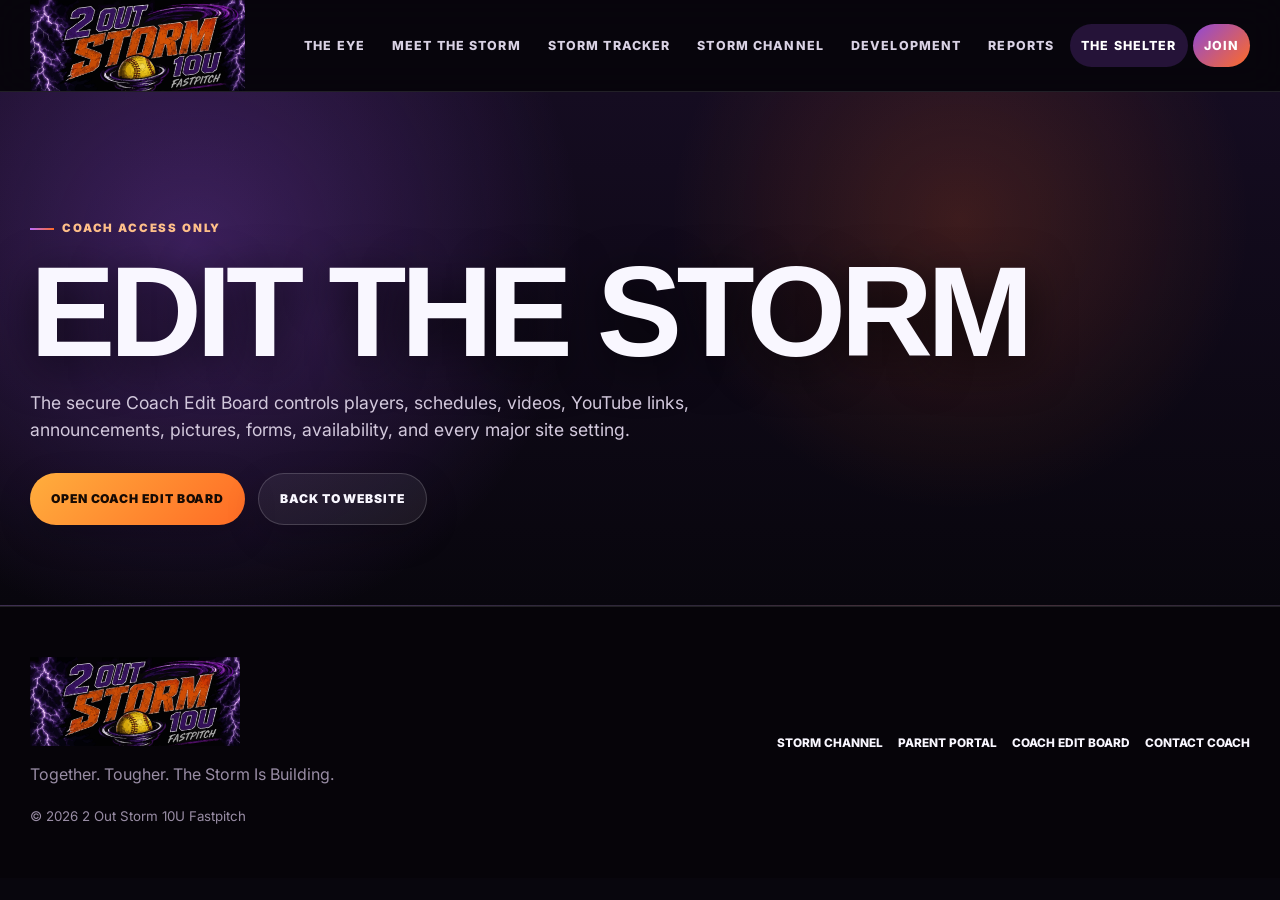
<file: admin.html>
<!doctype html><html lang="en"><head><meta charset="utf-8"><meta name="viewport" content="width=device-width,initial-scale=1"><title>Coach Edit Board | 2 Out Storm 10U</title><meta name="description" content="Secure coach editor for the 2 Out Storm 10U website."><meta name="theme-color" content="#120b1c"><link rel="preconnect" href="https://fonts.googleapis.com"><link rel="preconnect" href="https://fonts.gstatic.com" crossorigin><link href="https://fonts.googleapis.com/css2?family=Inter:wght@400;600;700;800;900&display=swap" rel="stylesheet"><link rel="stylesheet" href="assets/css/styles.css"></head><body data-page="shelter"><header class="topbar"><div class="shell nav"><a class="brand" href="index.html"><img src="assets/img/storm-logo.svg" alt="2 Out Storm 10U"></a><button class="nav-toggle" aria-expanded="false">Menu</button><nav class="nav-links" aria-label="Main navigation"><a data-nav="home" href="index.html">The Eye</a><a data-nav="team" href="meet-the-storm.html">Meet the Storm</a><a data-nav="tracker" href="storm-tracker.html">Storm Tracker</a><a data-nav="channel" href="storm-channel.html">Storm Channel</a><a data-nav="development" href="storm-development.html">Development</a><a data-nav="reports" href="storm-reports.html">Reports</a><a data-nav="shelter" href="the-shelter.html">The Shelter</a><a class="nav-cta" data-nav="join" href="join-the-storm.html">Join</a></nav></div></header><main><section class="page-hero"><div class="shell"><span class="eyebrow">Coach Access Only</span><h1>Edit the Storm</h1><p>The secure Coach Edit Board controls players, schedules, videos, YouTube links, announcements, pictures, forms, availability, and every major site setting.</p><div class="hero-actions"><a class="button orange" data-app-link="admin" href="#">Open Coach Edit Board</a><a class="button" href="index.html">Back to Website</a></div><div id="setup-box" class="setup-box" hidden>The Apps Script URL has not been connected yet. Complete Step 4 in README-START-HERE.md.</div></div></section></main><footer class="footer"><div class="shell footer-grid"><div><img src="assets/img/storm-logo.svg" alt="2 Out Storm 10U"><p>Together. Tougher. The Storm Is Building.</p><small>© 2026 2 Out Storm 10U Fastpitch</small></div><div class="footer-links"><a href="storm-channel.html">Storm Channel</a><a href="the-shelter.html">Parent Portal</a><a data-app-link="admin" href="#">Coach Edit Board</a><a data-sms="Hi Coach Rodney, I have a question about 2 Out Storm 10U." href="#">Contact Coach</a></div></div></footer><script src="assets/js/config.js"></script><script src="assets/js/fallback-data.js"></script><script src="assets/js/api.js"></script><script src="assets/js/site.js"></script></body></html>
</file>
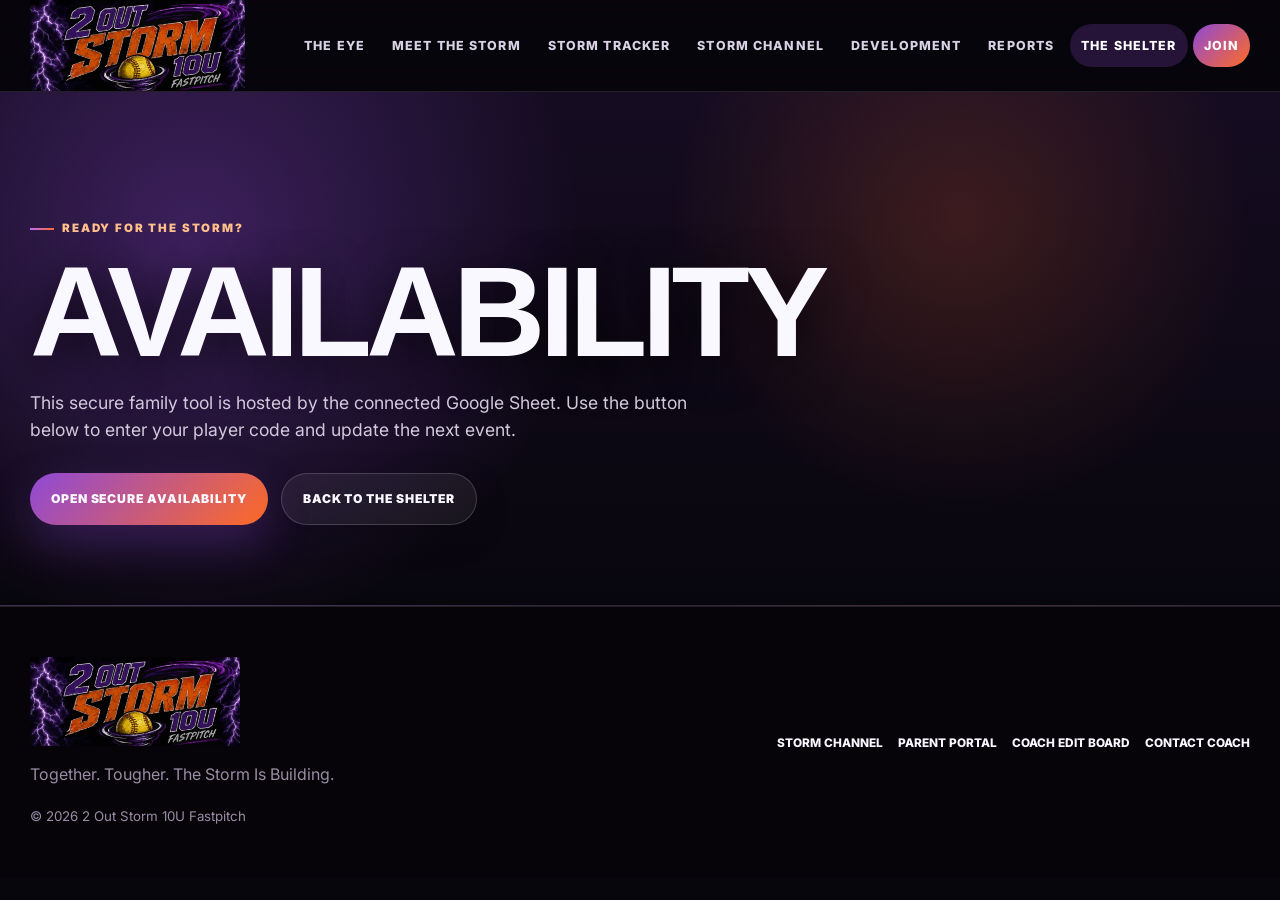
<file: availability.html>
<!doctype html><html lang="en"><head><meta charset="utf-8"><meta name="viewport" content="width=device-width,initial-scale=1"><title>Availability | 2 Out Storm 10U</title><meta name="description" content="Coded parent availability update for 2 Out Storm 10U."><meta name="theme-color" content="#120b1c"><link rel="preconnect" href="https://fonts.googleapis.com"><link rel="preconnect" href="https://fonts.gstatic.com" crossorigin><link href="https://fonts.googleapis.com/css2?family=Inter:wght@400;600;700;800;900&display=swap" rel="stylesheet"><link rel="stylesheet" href="assets/css/styles.css"></head><body data-page="shelter"><header class="topbar"><div class="shell nav"><a class="brand" href="index.html"><img src="assets/img/storm-logo.svg" alt="2 Out Storm 10U"></a><button class="nav-toggle" aria-expanded="false">Menu</button><nav class="nav-links" aria-label="Main navigation"><a data-nav="home" href="index.html">The Eye</a><a data-nav="team" href="meet-the-storm.html">Meet the Storm</a><a data-nav="tracker" href="storm-tracker.html">Storm Tracker</a><a data-nav="channel" href="storm-channel.html">Storm Channel</a><a data-nav="development" href="storm-development.html">Development</a><a data-nav="reports" href="storm-reports.html">Reports</a><a data-nav="shelter" href="the-shelter.html">The Shelter</a><a class="nav-cta" data-nav="join" href="join-the-storm.html">Join</a></nav></div></header><main><section class="page-hero"><div class="shell"><span class="eyebrow">Ready for the Storm?</span><h1>Availability</h1><p>This secure family tool is hosted by the connected Google Sheet. Use the button below to enter your player code and update the next event.</p><div class="hero-actions"><a class="button primary" data-app-link="availability" href="#">Open Secure Availability</a><a class="button" href="the-shelter.html">Back to The Shelter</a></div><div id="setup-box" class="setup-box" hidden>The Apps Script URL has not been connected yet. Complete Step 4 in README-START-HERE.md.</div></div></section></main><footer class="footer"><div class="shell footer-grid"><div><img src="assets/img/storm-logo.svg" alt="2 Out Storm 10U"><p>Together. Tougher. The Storm Is Building.</p><small>© 2026 2 Out Storm 10U Fastpitch</small></div><div class="footer-links"><a href="storm-channel.html">Storm Channel</a><a href="the-shelter.html">Parent Portal</a><a data-app-link="admin" href="#">Coach Edit Board</a><a data-sms="Hi Coach Rodney, I have a question about 2 Out Storm 10U." href="#">Contact Coach</a></div></div></footer><script src="assets/js/config.js"></script><script src="assets/js/fallback-data.js"></script><script src="assets/js/api.js"></script><script src="assets/js/site.js"></script></body></html>
</file>
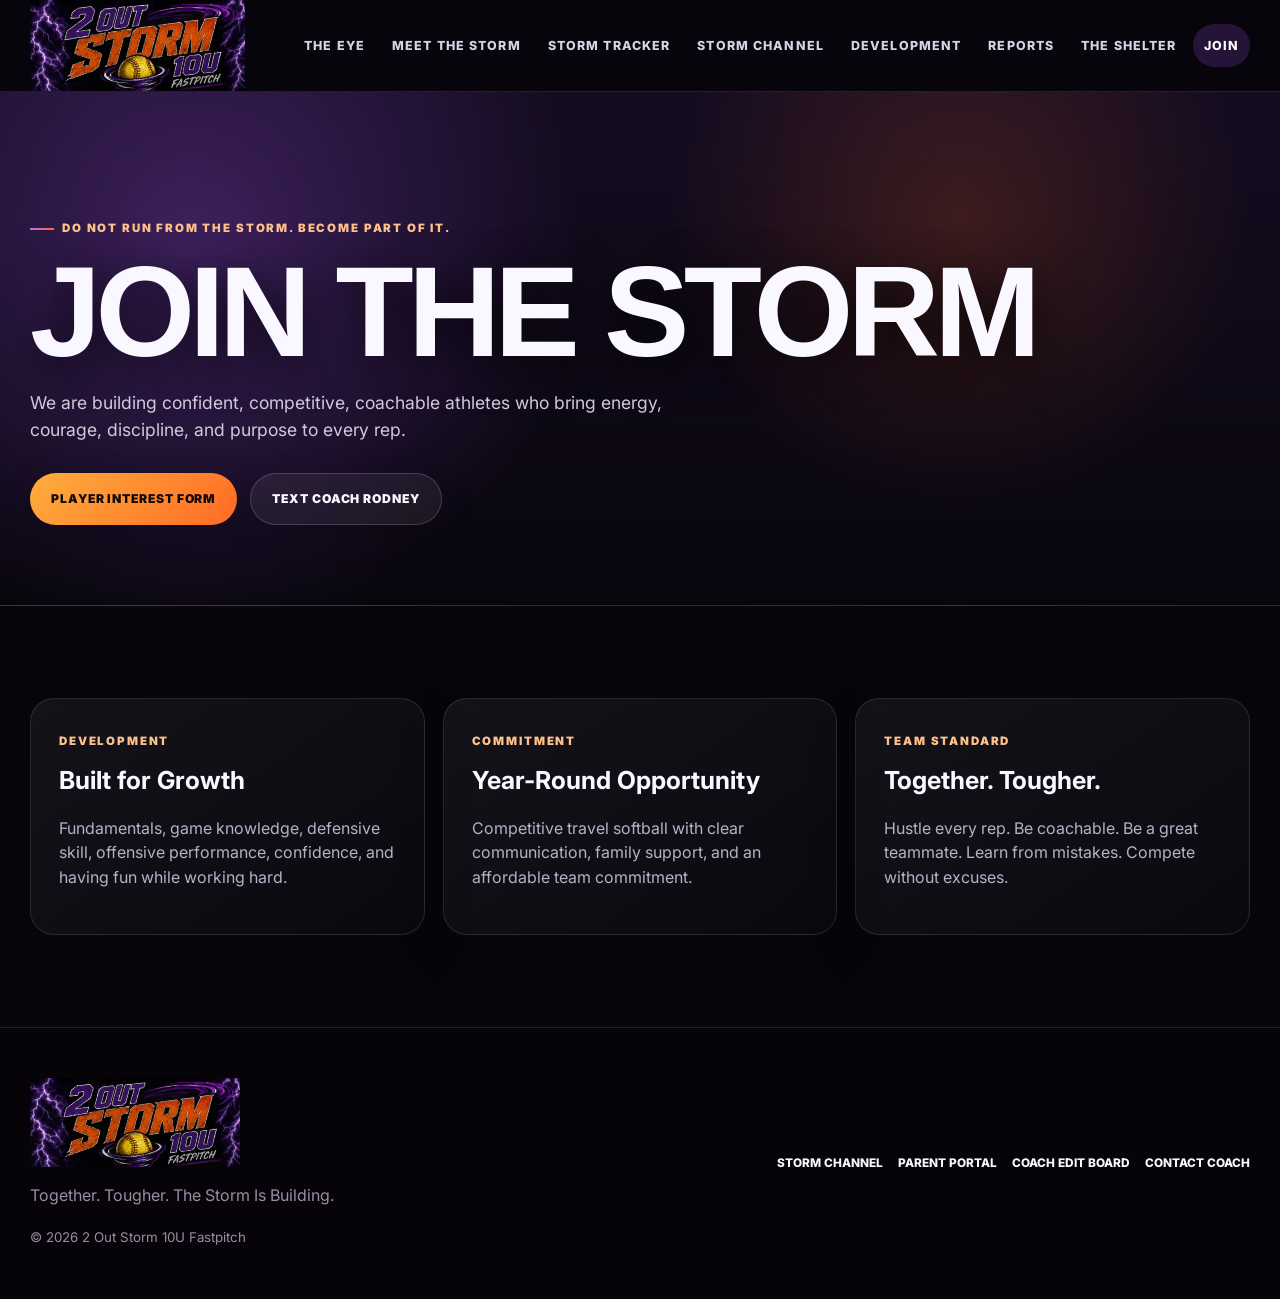
<file: join-the-storm.html>
<!doctype html><html lang="en"><head><meta charset="utf-8"><meta name="viewport" content="width=device-width,initial-scale=1"><title>Join the Storm | 2 Out Storm 10U</title><meta name="description" content="Player interest and team information for 2 Out Storm 10U."><meta name="theme-color" content="#120b1c"><link rel="preconnect" href="https://fonts.googleapis.com"><link rel="preconnect" href="https://fonts.gstatic.com" crossorigin><link href="https://fonts.googleapis.com/css2?family=Inter:wght@400;600;700;800;900&display=swap" rel="stylesheet"><link rel="stylesheet" href="assets/css/styles.css"></head><body data-page="join"><header class="topbar"><div class="shell nav"><a class="brand" href="index.html"><img src="assets/img/storm-logo.svg" alt="2 Out Storm 10U"></a><button class="nav-toggle" aria-expanded="false">Menu</button><nav class="nav-links" aria-label="Main navigation"><a data-nav="home" href="index.html">The Eye</a><a data-nav="team" href="meet-the-storm.html">Meet the Storm</a><a data-nav="tracker" href="storm-tracker.html">Storm Tracker</a><a data-nav="channel" href="storm-channel.html">Storm Channel</a><a data-nav="development" href="storm-development.html">Development</a><a data-nav="reports" href="storm-reports.html">Reports</a><a data-nav="shelter" href="the-shelter.html">The Shelter</a><a class="nav-cta" data-nav="join" href="join-the-storm.html">Join</a></nav></div></header><main><section class="page-hero"><div class="shell"><span class="eyebrow">Do Not Run From the Storm. Become Part of It.</span><h1>Join the Storm</h1><p>We are building confident, competitive, coachable athletes who bring energy, courage, discipline, and purpose to every rep.</p><div class="hero-actions"><a class="button orange" data-form="interest" href="#">Player Interest Form</a><a class="button" data-sms="Hi Coach Rodney, I would like information about joining 2 Out Storm 10U." href="#">Text Coach Rodney</a></div></div></section><section class="section"><div class="shell"><div class="cards-grid"><article class="glass-card"><span class="kicker">Development</span><h2>Built for Growth</h2><p>Fundamentals, game knowledge, defensive skill, offensive performance, confidence, and having fun while working hard.</p></article><article class="glass-card"><span class="kicker">Commitment</span><h2>Year-Round Opportunity</h2><p>Competitive travel softball with clear communication, family support, and an affordable team commitment.</p></article><article class="glass-card"><span class="kicker">Team Standard</span><h2>Together. Tougher.</h2><p>Hustle every rep. Be coachable. Be a great teammate. Learn from mistakes. Compete without excuses.</p></article></div></div></section></main><footer class="footer"><div class="shell footer-grid"><div><img src="assets/img/storm-logo.svg" alt="2 Out Storm 10U"><p>Together. Tougher. The Storm Is Building.</p><small>© 2026 2 Out Storm 10U Fastpitch</small></div><div class="footer-links"><a href="storm-channel.html">Storm Channel</a><a href="the-shelter.html">Parent Portal</a><a data-app-link="admin" href="#">Coach Edit Board</a><a data-sms="Hi Coach Rodney, I have a question about 2 Out Storm 10U." href="#">Contact Coach</a></div></div></footer><script src="assets/js/config.js"></script><script src="assets/js/fallback-data.js"></script><script src="assets/js/api.js"></script><script src="assets/js/site.js"></script></body></html>
</file>
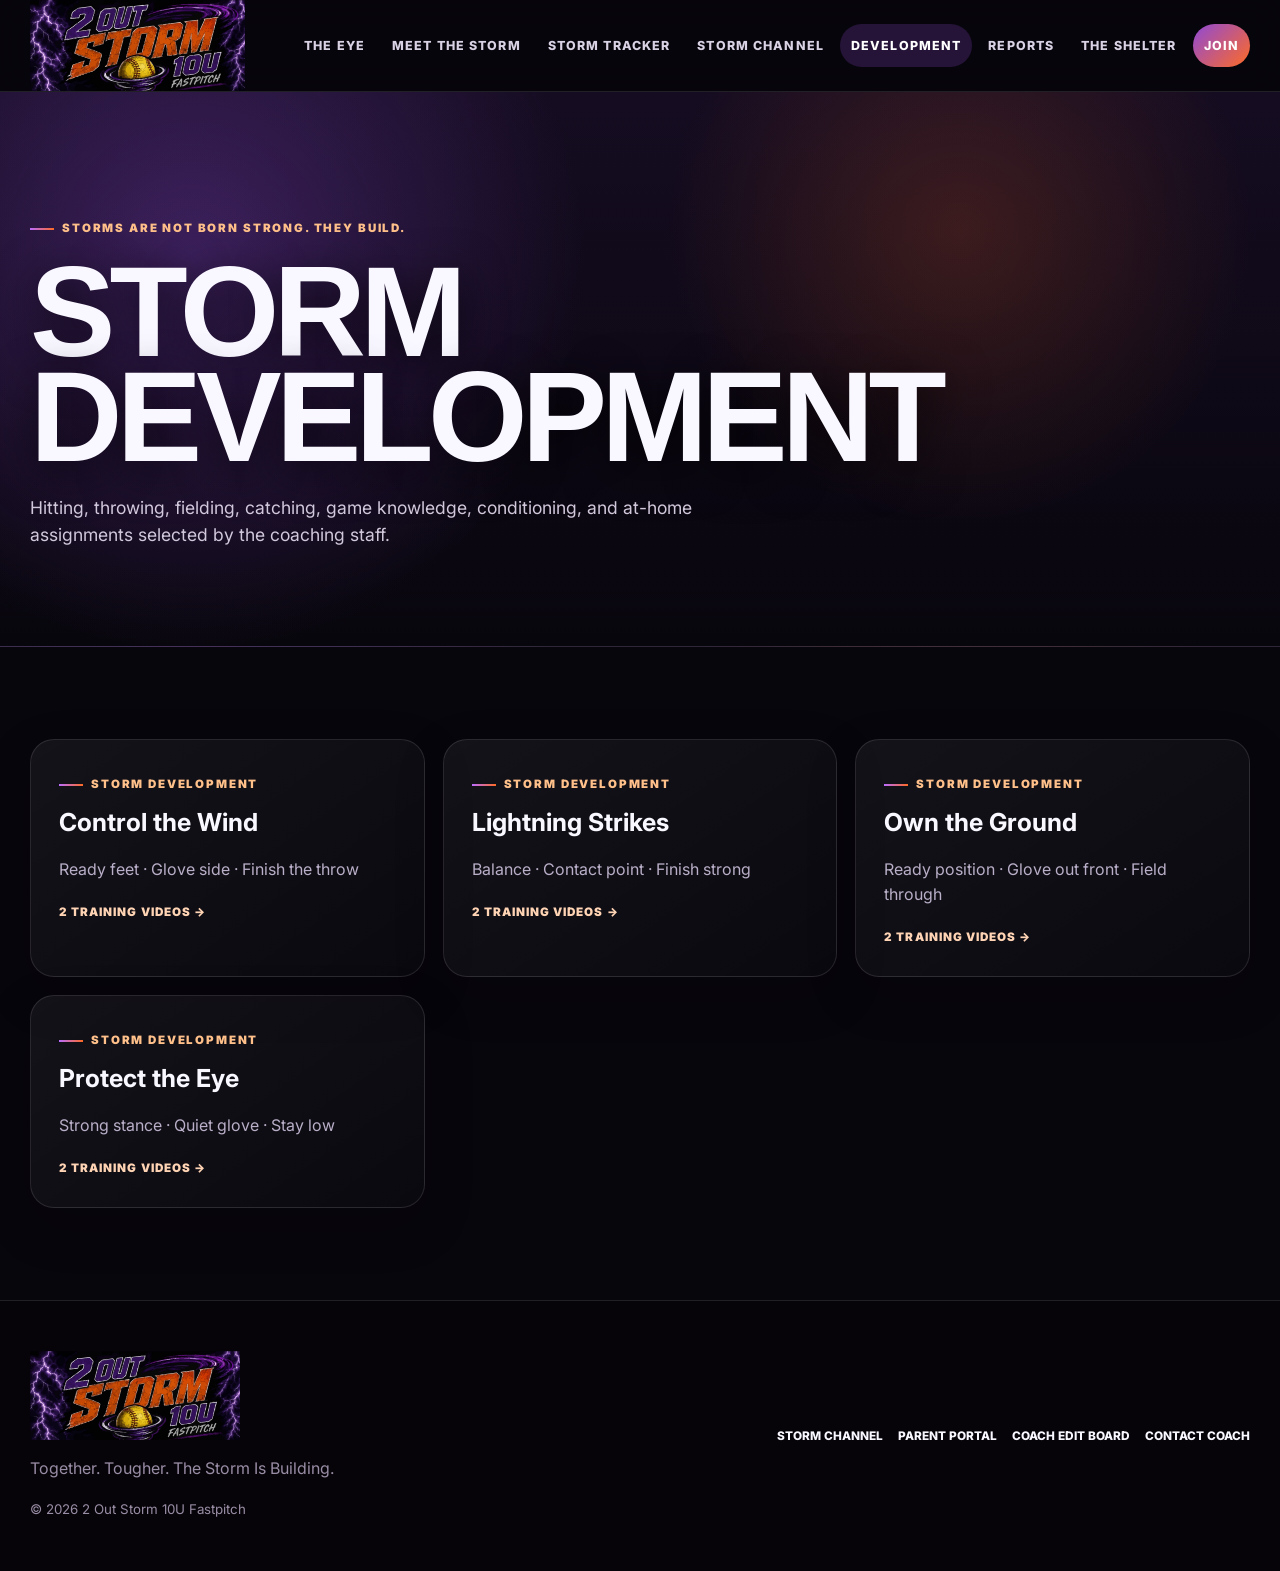
<file: storm-development.html>
<!doctype html><html lang="en"><head><meta charset="utf-8"><meta name="viewport" content="width=device-width,initial-scale=1"><title>Storm Development | 2 Out Storm 10U</title><meta name="description" content="At-home drills and player development for 2 Out Storm 10U."><meta name="theme-color" content="#120b1c"><link rel="preconnect" href="https://fonts.googleapis.com"><link rel="preconnect" href="https://fonts.gstatic.com" crossorigin><link href="https://fonts.googleapis.com/css2?family=Inter:wght@400;600;700;800;900&display=swap" rel="stylesheet"><link rel="stylesheet" href="assets/css/styles.css"></head><body data-page="development"><header class="topbar"><div class="shell nav"><a class="brand" href="index.html"><img src="assets/img/storm-logo.svg" alt="2 Out Storm 10U"></a><button class="nav-toggle" aria-expanded="false">Menu</button><nav class="nav-links" aria-label="Main navigation"><a data-nav="home" href="index.html">The Eye</a><a data-nav="team" href="meet-the-storm.html">Meet the Storm</a><a data-nav="tracker" href="storm-tracker.html">Storm Tracker</a><a data-nav="channel" href="storm-channel.html">Storm Channel</a><a data-nav="development" href="storm-development.html">Development</a><a data-nav="reports" href="storm-reports.html">Reports</a><a data-nav="shelter" href="the-shelter.html">The Shelter</a><a class="nav-cta" data-nav="join" href="join-the-storm.html">Join</a></nav></div></header><main><section class="page-hero"><div class="shell"><span class="eyebrow">Storms Are Not Born Strong. They Build.</span><h1>Storm Development</h1><p>Hitting, throwing, fielding, catching, game knowledge, conditioning, and at-home assignments selected by the coaching staff.</p></div></section><section class="section"><div class="shell"><div id="development-grid" class="development-grid"></div></div></section></main><footer class="footer"><div class="shell footer-grid"><div><img src="assets/img/storm-logo.svg" alt="2 Out Storm 10U"><p>Together. Tougher. The Storm Is Building.</p><small>© 2026 2 Out Storm 10U Fastpitch</small></div><div class="footer-links"><a href="storm-channel.html">Storm Channel</a><a href="the-shelter.html">Parent Portal</a><a data-app-link="admin" href="#">Coach Edit Board</a><a data-sms="Hi Coach Rodney, I have a question about 2 Out Storm 10U." href="#">Contact Coach</a></div></div></footer><script src="assets/js/config.js"></script><script src="assets/js/fallback-data.js"></script><script src="assets/js/api.js"></script><script src="assets/js/site.js"></script></body></html>
</file>
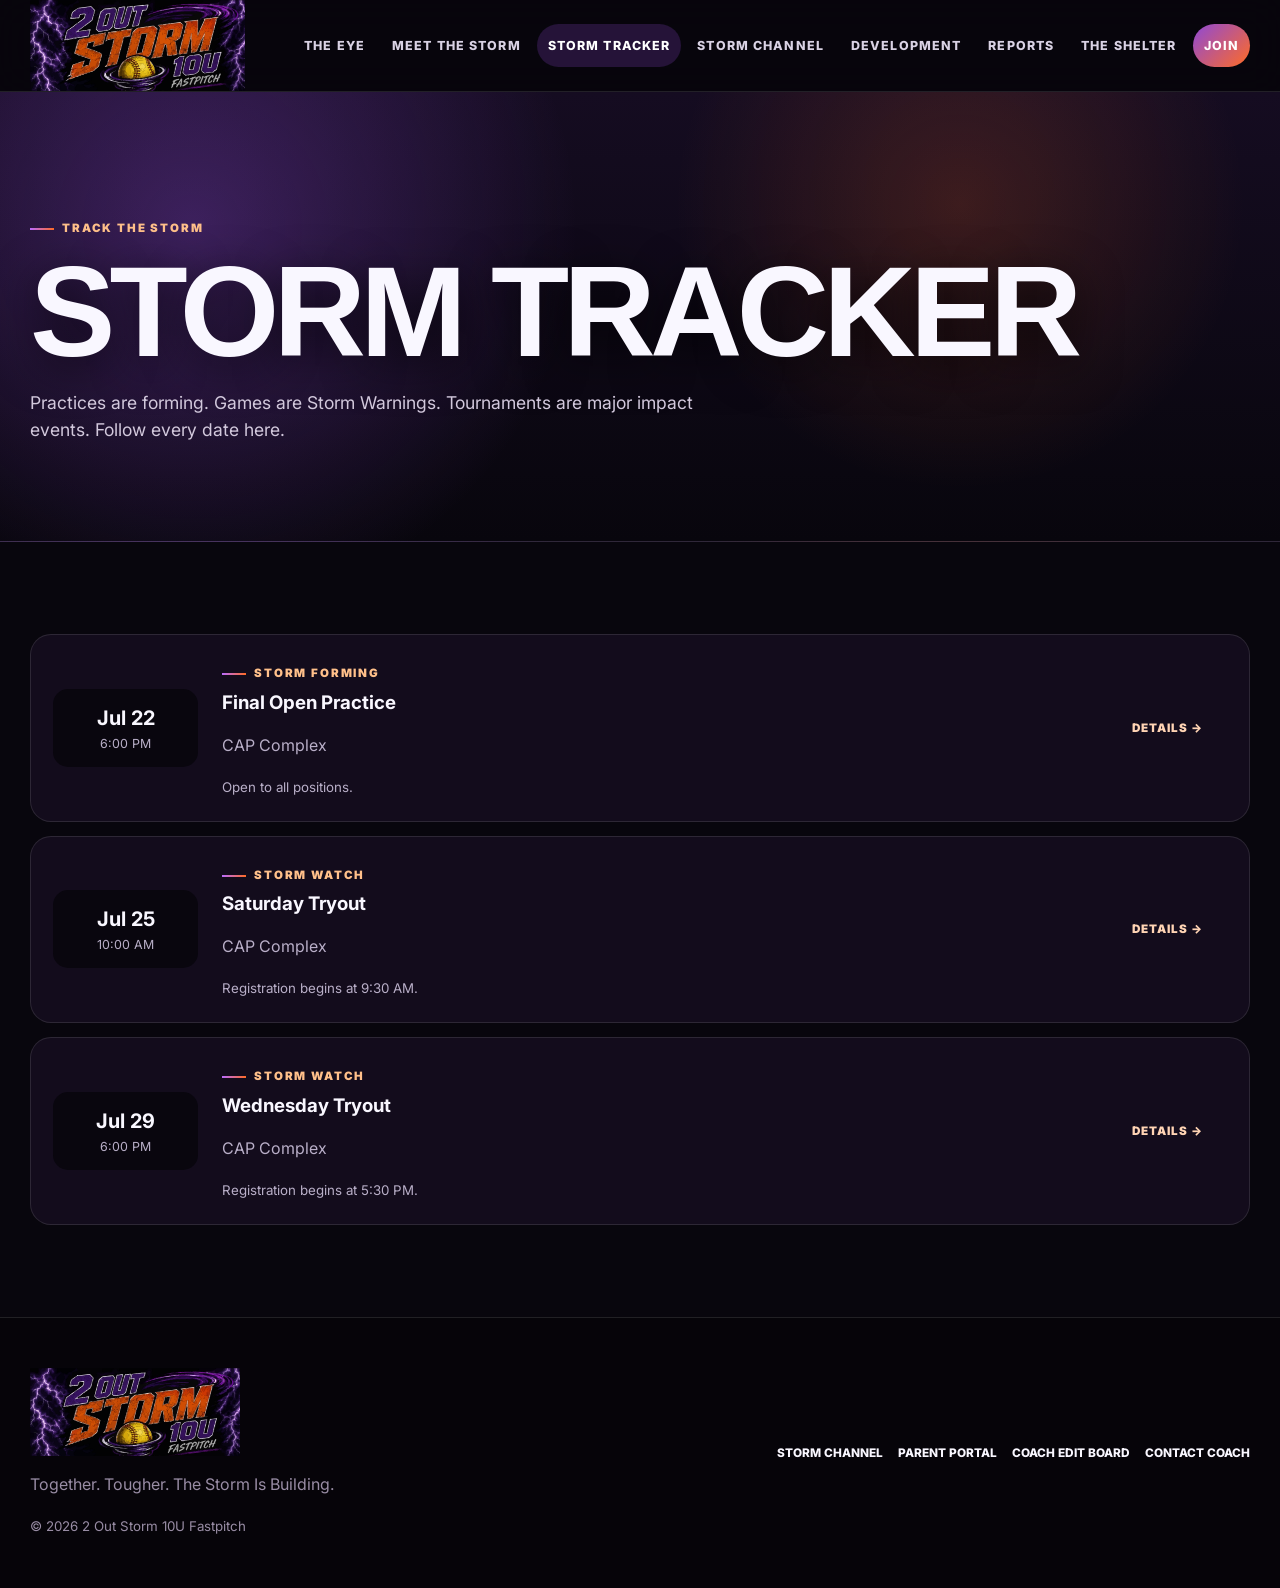
<file: storm-tracker.html>
<!doctype html><html lang="en"><head><meta charset="utf-8"><meta name="viewport" content="width=device-width,initial-scale=1"><title>Storm Tracker | 2 Out Storm 10U</title><meta name="description" content="Schedule, practices, games, tournaments, and results for 2 Out Storm 10U."><meta name="theme-color" content="#120b1c"><link rel="preconnect" href="https://fonts.googleapis.com"><link rel="preconnect" href="https://fonts.gstatic.com" crossorigin><link href="https://fonts.googleapis.com/css2?family=Inter:wght@400;600;700;800;900&display=swap" rel="stylesheet"><link rel="stylesheet" href="assets/css/styles.css"></head><body data-page="tracker"><header class="topbar"><div class="shell nav"><a class="brand" href="index.html"><img src="assets/img/storm-logo.svg" alt="2 Out Storm 10U"></a><button class="nav-toggle" aria-expanded="false">Menu</button><nav class="nav-links" aria-label="Main navigation"><a data-nav="home" href="index.html">The Eye</a><a data-nav="team" href="meet-the-storm.html">Meet the Storm</a><a data-nav="tracker" href="storm-tracker.html">Storm Tracker</a><a data-nav="channel" href="storm-channel.html">Storm Channel</a><a data-nav="development" href="storm-development.html">Development</a><a data-nav="reports" href="storm-reports.html">Reports</a><a data-nav="shelter" href="the-shelter.html">The Shelter</a><a class="nav-cta" data-nav="join" href="join-the-storm.html">Join</a></nav></div></header><main><section class="page-hero"><div class="shell"><span class="eyebrow">Track the Storm</span><h1>Storm Tracker</h1><p>Practices are forming. Games are Storm Warnings. Tournaments are major impact events. Follow every date here.</p></div></section><section class="section"><div class="shell"><div id="calendar-grid" class="event-grid"></div></div></section></main><footer class="footer"><div class="shell footer-grid"><div><img src="assets/img/storm-logo.svg" alt="2 Out Storm 10U"><p>Together. Tougher. The Storm Is Building.</p><small>© 2026 2 Out Storm 10U Fastpitch</small></div><div class="footer-links"><a href="storm-channel.html">Storm Channel</a><a href="the-shelter.html">Parent Portal</a><a data-app-link="admin" href="#">Coach Edit Board</a><a data-sms="Hi Coach Rodney, I have a question about 2 Out Storm 10U." href="#">Contact Coach</a></div></div></footer><script src="assets/js/config.js"></script><script src="assets/js/fallback-data.js"></script><script src="assets/js/api.js"></script><script src="assets/js/site.js"></script></body></html>
</file>
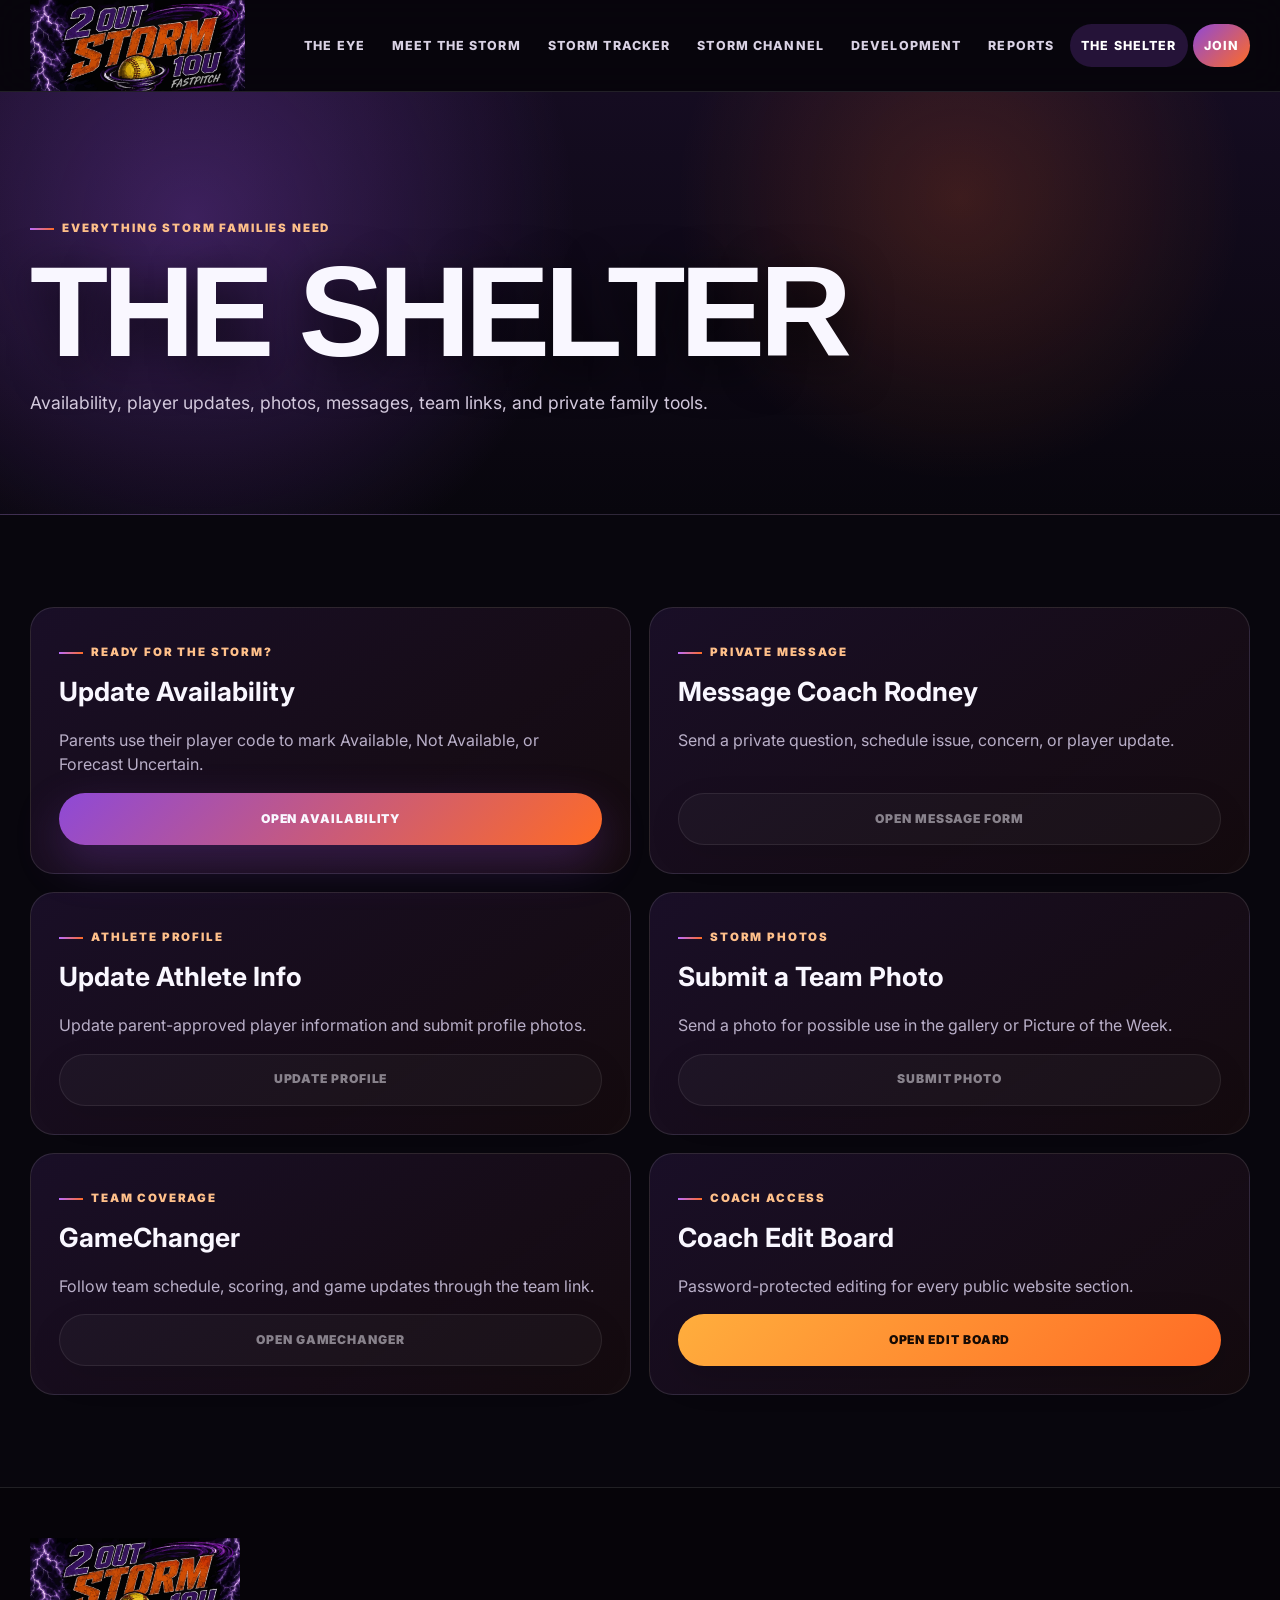
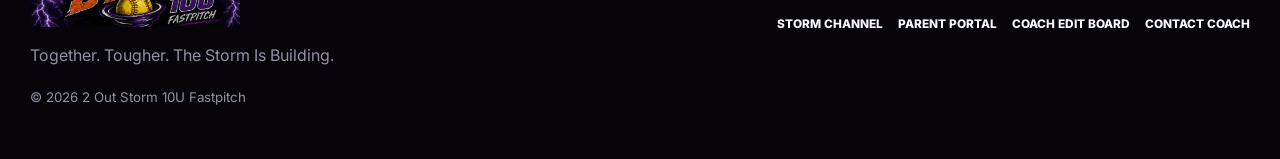
<file: the-shelter.html>
<!doctype html><html lang="en"><head><meta charset="utf-8"><meta name="viewport" content="width=device-width,initial-scale=1"><title>The Shelter | 2 Out Storm 10U</title><meta name="description" content="Parent portal for 2 Out Storm 10U families."><meta name="theme-color" content="#120b1c"><link rel="preconnect" href="https://fonts.googleapis.com"><link rel="preconnect" href="https://fonts.gstatic.com" crossorigin><link href="https://fonts.googleapis.com/css2?family=Inter:wght@400;600;700;800;900&display=swap" rel="stylesheet"><link rel="stylesheet" href="assets/css/styles.css"></head><body data-page="shelter"><header class="topbar"><div class="shell nav"><a class="brand" href="index.html"><img src="assets/img/storm-logo.svg" alt="2 Out Storm 10U"></a><button class="nav-toggle" aria-expanded="false">Menu</button><nav class="nav-links" aria-label="Main navigation"><a data-nav="home" href="index.html">The Eye</a><a data-nav="team" href="meet-the-storm.html">Meet the Storm</a><a data-nav="tracker" href="storm-tracker.html">Storm Tracker</a><a data-nav="channel" href="storm-channel.html">Storm Channel</a><a data-nav="development" href="storm-development.html">Development</a><a data-nav="reports" href="storm-reports.html">Reports</a><a data-nav="shelter" href="the-shelter.html">The Shelter</a><a class="nav-cta" data-nav="join" href="join-the-storm.html">Join</a></nav></div></header><main><section class="page-hero"><div class="shell"><span class="eyebrow">Everything Storm Families Need</span><h1>The Shelter</h1><p>Availability, player updates, photos, messages, team links, and private family tools.</p></div></section><section class="section"><div class="shell"><div class="portal-grid"><article class="portal-card"><div><span class="storm-label">Ready for the Storm?</span><h3>Update Availability</h3><p>Parents use their player code to mark Available, Not Available, or Forecast Uncertain.</p></div><a class="button primary" data-app-link="availability" href="#">Open Availability</a></article><article class="portal-card"><div><span class="storm-label">Private Message</span><h3>Message Coach Rodney</h3><p>Send a private question, schedule issue, concern, or player update.</p></div><a class="button" data-form="message" href="#">Open Message Form</a></article><article class="portal-card"><div><span class="storm-label">Athlete Profile</span><h3>Update Athlete Info</h3><p>Update parent-approved player information and submit profile photos.</p></div><a class="button" data-form="profile" href="#">Update Profile</a></article><article class="portal-card"><div><span class="storm-label">Storm Photos</span><h3>Submit a Team Photo</h3><p>Send a photo for possible use in the gallery or Picture of the Week.</p></div><a class="button" data-form="photo" href="#">Submit Photo</a></article><article class="portal-card"><div><span class="storm-label">Team Coverage</span><h3>GameChanger</h3><p>Follow team schedule, scoring, and game updates through the team link.</p></div><a class="button" data-form="gamechanger" href="#">Open GameChanger</a></article><article class="portal-card"><div><span class="storm-label">Coach Access</span><h3>Coach Edit Board</h3><p>Password-protected editing for every public website section.</p></div><a class="button orange" data-app-link="admin" href="#">Open Edit Board</a></article></div><div id="setup-box" class="setup-box" hidden><strong>Connection needed:</strong> paste your deployed Apps Script URL into <code>assets/js/config.js</code>. The availability and coach buttons will activate immediately.</div></div></section></main><footer class="footer"><div class="shell footer-grid"><div><img src="assets/img/storm-logo.svg" alt="2 Out Storm 10U"><p>Together. Tougher. The Storm Is Building.</p><small>© 2026 2 Out Storm 10U Fastpitch</small></div><div class="footer-links"><a href="storm-channel.html">Storm Channel</a><a href="the-shelter.html">Parent Portal</a><a data-app-link="admin" href="#">Coach Edit Board</a><a data-sms="Hi Coach Rodney, I have a question about 2 Out Storm 10U." href="#">Contact Coach</a></div></div></footer><script src="assets/js/config.js"></script><script src="assets/js/fallback-data.js"></script><script src="assets/js/api.js"></script><script src="assets/js/site.js"></script></body></html>
</file>
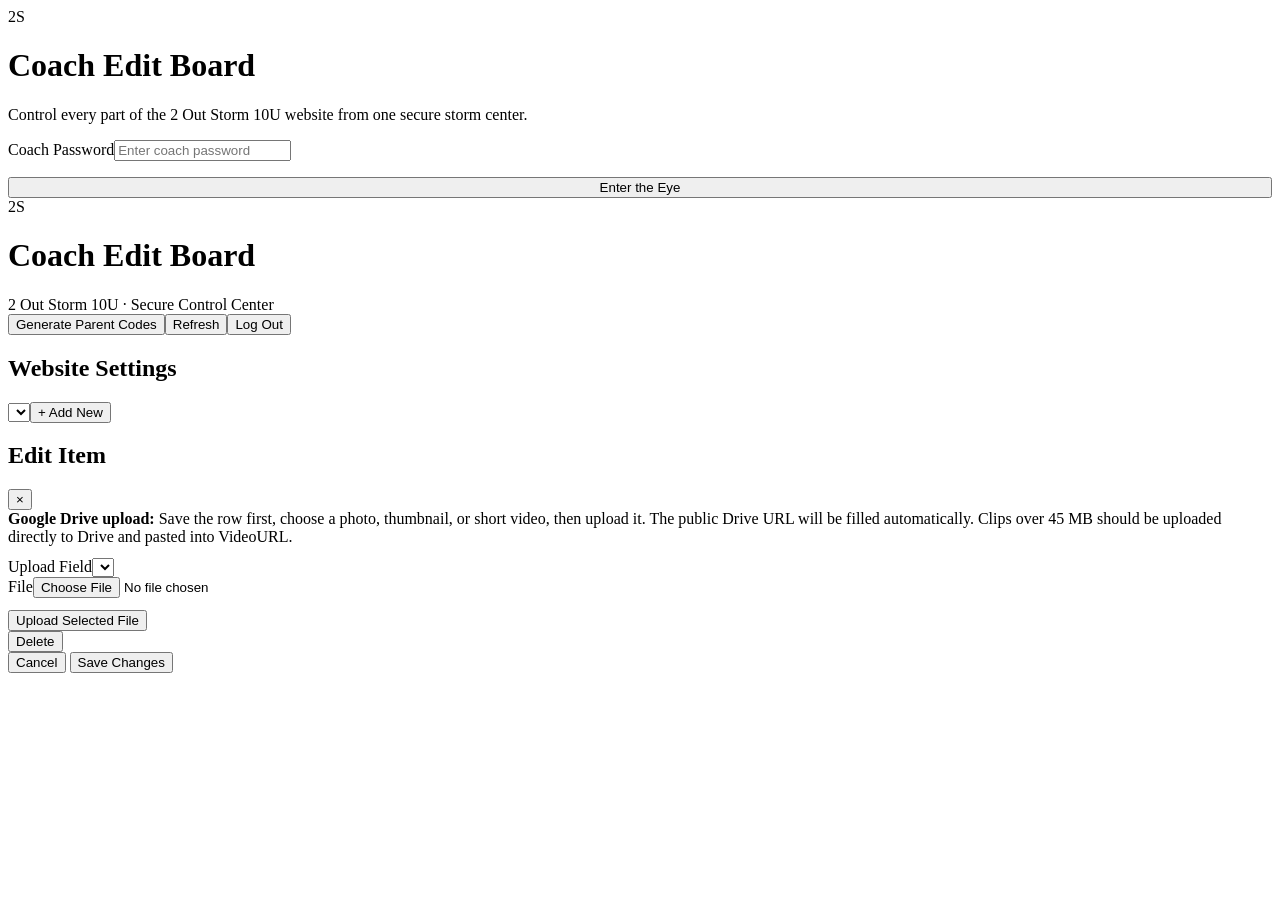
<file: apps-script/Admin.html>
<!doctype html><html><head><base target="_top"><link rel="preconnect" href="https://fonts.googleapis.com"><link href="https://fonts.googleapis.com/css2?family=Inter:wght@400;600;700;800;900&display=swap" rel="stylesheet"><?!= include('StormStyles'); ?></head><body>
<div id="loginView" class="login"><div class="mark">2S</div><h1>Coach Edit Board</h1><p>Control every part of the 2 Out Storm 10U website from one secure storm center.</p><div class="field"><label>Coach Password</label><input id="password" type="password" autocomplete="current-password" placeholder="Enter coach password"></div><div id="loginMessage"></div><button id="loginBtn" class="button orange" style="width:100%;margin-top:16px">Enter the Eye</button></div>
<div id="appView" class="app-shell hidden"><header class="app-header"><div class="brand"><div class="mark">2S</div><div><h1>Coach Edit Board</h1><span>2 Out Storm 10U · Secure Control Center</span></div></div><div class="toolbar"><button id="generateCodes" class="button">Generate Parent Codes</button><button id="refreshBtn" class="button">Refresh</button><button id="logoutBtn" class="button danger">Log Out</button></div></header>
<section class="panel"><div class="panel-head"><div><h2 id="sheetTitle">Website Settings</h2><small id="rowCount"></small></div><div class="toolbar"><select id="sheetSelect" class="input"></select><button id="addBtn" class="button primary">+ Add New</button></div></div><div id="message"></div><div class="table-wrap"><table class="data-table"><thead id="tableHead"></thead><tbody id="tableBody"></tbody></table></div></section></div>
<div id="modal" class="modal"><div class="modal-card"><div class="modal-head"><h2 id="modalTitle">Edit Item</h2><button id="closeModal" class="close">×</button></div><div class="modal-body"><form id="editForm" class="form-grid"></form><div id="uploadArea" class="notice hidden"><strong>Google Drive upload:</strong> Save the row first, choose a photo, thumbnail, or short video, then upload it. The public Drive URL will be filled automatically. Clips over 45 MB should be uploaded directly to Drive and pasted into VideoURL.<div class="form-grid" style="margin-top:12px"><div class="field"><label>Upload Field</label><select id="imageField"></select></div><div class="field"><label>File</label><input id="imageFile" type="file" accept="image/*,video/*"></div></div><button id="uploadBtn" class="button" style="margin-top:12px">Upload Selected File</button></div><div id="modalMessage"></div></div><div class="modal-foot"><button id="deleteBtn" class="button danger">Delete</button><div><button id="cancelBtn" class="button">Cancel</button> <button id="saveBtn" class="button orange">Save Changes</button></div></div></div></div>
<script>
let token='',data={},schema={},currentSheet='Website Settings',currentRow=null;
const $=s=>document.querySelector(s);const esc=v=>String(v??'').replace(/[&<>"']/g,c=>({'&':'&amp;','<':'&lt;','>':'&gt;','"':'&quot;',"'":'&#039;'}[c]));
const imageFields={'Website Players':['PhotoURL','BackgroundURL'],'Website Picture of the Week':['ImageURL'],'Website Gallery':['ImageURL'],'Website Videos':['ThumbnailURL','VideoURL']};
const textAreas=['Message','Description','Caption','Notes','StrongestPart','SeasonGoal','Quote'];
const yesNo=['Show','Approved','Featured','Active'];
const dateFields=['Date','StartDate','EndDate','EventDate'];
const labels={'Website Settings':'Settings & Form Links','Website Players':'Athletes','Website Calendar':'Storm Tracker / Schedule','Website Videos':'Storm Channel / Video Library','Website Announcements':'The Forecast','Website Shoutouts':'Storm Reports / Shoutouts','Website Picture of the Week':'Picture of the Week','Website Gallery':'Photo Gallery','Parent Codes':'Parent Codes','Availability':'Availability Results'};
function call(name,...args){return new Promise((resolve,reject)=>google.script.run.withSuccessHandler(resolve).withFailureHandler(e=>reject(new Error(e.message||e)))[name](...args))}
function notice(el,text,type=''){el.innerHTML=text?`<div class="notice ${type}">${esc(text)}</div>`:''}
$('#loginBtn').onclick=login;$('#password').onkeydown=e=>{if(e.key==='Enter')login()};
async function login(){notice($('#loginMessage'),'');$('#loginBtn').disabled=true;try{const r=await call('adminLogin',$('#password').value);if(!r.ok)throw new Error(r.error);token=r.token;sessionStorage.setItem('stormAdminToken',token);await loadApp()}catch(e){notice($('#loginMessage'),e.message,'error')}finally{$('#loginBtn').disabled=false}}
async function loadApp(){try{const r=await call('adminGetData',token);data=r.data;schema=r.schema;$('#loginView').classList.add('hidden');$('#appView').classList.remove('hidden');buildSelect();render()}catch(e){sessionStorage.removeItem('stormAdminToken');notice($('#loginMessage'),e.message,'error')}}
function buildSelect(){const sel=$('#sheetSelect');sel.innerHTML=Object.keys(schema).map(n=>`<option value="${esc(n)}">${esc(labels[n]||n)}</option>`).join('');sel.value=currentSheet;sel.onchange=()=>{currentSheet=sel.value;currentRow=null;render()}}
function displayColumns(){const hs=schema[currentSheet]||[];if(currentSheet==='Website Settings')return hs;const priority=['FirstName','PlayerName','Title','EventTitle','Category','Date','Status','YouTubeID','ParentCode','Show','Approved','Featured'];const picked=priority.filter(h=>hs.includes(h));return picked.concat(hs.filter(h=>!picked.includes(h)).slice(0,Math.max(1,7-picked.length)))}
function render(){const rows=data[currentSheet]||[],cols=displayColumns();$('#sheetTitle').textContent=labels[currentSheet]||currentSheet;$('#rowCount').textContent=`${rows.length} row${rows.length===1?'':'s'}`;$('#tableHead').innerHTML='<tr>'+cols.map(h=>`<th>${esc(h)}</th>`).join('')+'<th>Action</th></tr>';$('#tableBody').innerHTML=rows.map((r,i)=>'<tr>'+cols.map(h=>`<td><div class="cell-truncate">${formatCell(h,r[h])}</div></td>`).join('')+`<td><button class="button" onclick="editRow(${i})">Edit</button></td></tr>`).join('')||`<tr><td colspan="${cols.length+1}"><div class="notice">No rows yet. Add the first one.</div></td></tr>`}
function formatCell(h,v){if(h==='Status'){const c=v==='READY FOR THE STORM'?'good':v==='NOT AVAILABLE'?'bad':'maybe';return `<span class="status-pill ${c}">${esc(v)}</span>`}if((h==='Show'||h==='Approved'||h==='Featured'||h==='Active')&&v)return `<span class="status-pill ${String(v).toUpperCase()==='YES'?'good':'bad'}">${esc(v)}</span>`;return esc(v)}
window.editRow=i=>openModal(data[currentSheet][i]);$('#addBtn').onclick=()=>openModal(null);$('#closeModal').onclick=closeModal;$('#cancelBtn').onclick=closeModal;$('#modal').onclick=e=>{if(e.target.id==='modal')closeModal()};
function openModal(row){currentRow=row?JSON.parse(JSON.stringify(row)):{_rowNumber:null};$('#modalTitle').textContent=(row?'Edit ':'Add ')+(labels[currentSheet]||currentSheet);const form=$('#editForm');form.innerHTML=(schema[currentSheet]||[]).map(field=>fieldInput(field,currentRow[field])).join('');$('#deleteBtn').style.display=row?'inline-flex':'none';const imgs=imageFields[currentSheet]||[];$('#uploadArea').classList.toggle('hidden',!imgs.length);$('#imageField').innerHTML=imgs.map(x=>`<option>${esc(x)}</option>`).join('');const updateAccept=()=>{$('#imageFile').accept=$('#imageField').value==='VideoURL'?'video/*':'image/*'};$('#imageField').onchange=updateAccept;updateAccept();notice($('#modalMessage'),'');$('#modal').classList.add('open')}
function fieldInput(field,value){const wide=textAreas.includes(field)||['Value','PhotoURL','BackgroundURL','ThumbnailURL','ImageURL','VideoURL','Link','ButtonURL','YouTubePlaylist'].includes(field);let input;if(yesNo.includes(field))input=`<select name="${field}"><option value="YES" ${value==='YES'?'selected':''}>YES</option><option value="NO" ${value==='NO'?'selected':''}>NO</option></select>`;else if(field==='Status'&&currentSheet==='Availability')input=`<select name="${field}">${['READY FOR THE STORM','NOT AVAILABLE','FORECAST UNCERTAIN'].map(x=>`<option ${value===x?'selected':''}>${x}</option>`).join('')}</select>`;else if(textAreas.includes(field))input=`<textarea name="${field}">${esc(value)}</textarea>`;else input=`<input name="${field}" type="${dateFields.includes(field)?'date':'text'}" value="${esc(value)}" ${field==='ParentCode'?'inputmode="numeric"':''}>`;return `<div class="field ${wide?'wide':''}"><label>${esc(field)}</label>${input}</div>`}
function closeModal(){$('#modal').classList.remove('open');currentRow=null;$('#imageFile').value=''}
function formObject(){const obj={};new FormData($('#editForm')).forEach((v,k)=>obj[k]=v);return obj}
$('#saveBtn').onclick=async()=>{notice($('#modalMessage'),'');$('#saveBtn').disabled=true;try{const r=await call('adminSaveRow',token,currentSheet,formObject(),currentRow?currentRow._rowNumber:null);currentRow=r.row;await reloadData();notice($('#modalMessage'),'Saved successfully.','success')}catch(e){notice($('#modalMessage'),e.message,'error')}finally{$('#saveBtn').disabled=false}}
$('#deleteBtn').onclick=async()=>{if(!currentRow||!confirm('Delete this row?'))return;try{await call('adminDeleteRow',token,currentSheet,currentRow._rowNumber);closeModal();await reloadData()}catch(e){notice($('#modalMessage'),e.message,'error')}}
$('#uploadBtn').onclick=async()=>{const f=$('#imageFile').files[0];if(!currentRow||!currentRow._rowNumber){notice($('#modalMessage'),'Save the row before uploading a file.','error');return}if(!f){notice($('#modalMessage'),'Choose a file first.','error');return}if(f.size>45*1024*1024){notice($('#modalMessage'),'This file is over 45 MB. Upload it directly to Google Drive, share it with anyone who has the link, and paste its link into VideoURL.','error');return}$('#uploadBtn').disabled=true;try{const base64=await readFile(f);const r=await call('adminUploadMedia',token,currentSheet,currentRow._rowNumber,$('#imageField').value,base64,f.name,f.type);const input=$(`[name="${$('#imageField').value}"]`);if(input)input.value=r.url;await reloadData();notice($('#modalMessage'),`${r.kind==='video'?'Video':'Image'} uploaded and linked. No GitHub edit is required.`,'success')}catch(e){notice($('#modalMessage'),e.message,'error')}finally{$('#uploadBtn').disabled=false}}
function readFile(file){return new Promise((res,rej)=>{const r=new FileReader();r.onload=()=>res(r.result);r.onerror=rej;r.readAsDataURL(file)})}
async function reloadData(){const r=await call('adminGetData',token);data=r.data;schema=r.schema;render();if(currentRow&&currentRow._rowNumber){currentRow=(data[currentSheet]||[]).find(x=>x._rowNumber===currentRow._rowNumber)||currentRow}}
$('#refreshBtn').onclick=reloadData;$('#generateCodes').onclick=async()=>{try{const r=await call('adminGenerateParentCodes',token);notice($('#message'),`${r.created} parent code(s) created.`,'success');await reloadData()}catch(e){notice($('#message'),e.message,'error')}};$('#logoutBtn').onclick=()=>{sessionStorage.removeItem('stormAdminToken');location.reload()};
(async()=>{token=sessionStorage.getItem('stormAdminToken')||'';if(token)await loadApp()})();
</script></body></html>
</file>
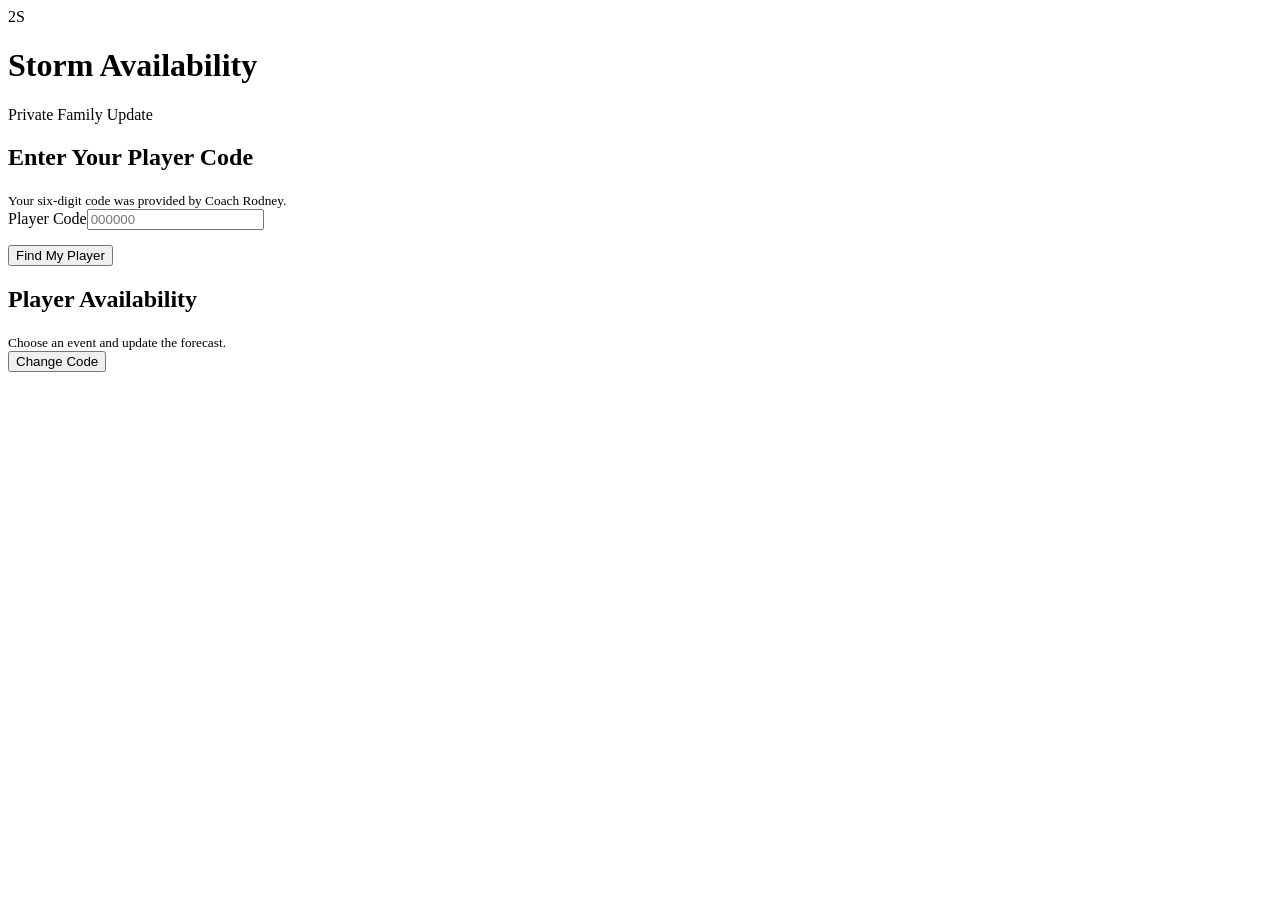
<file: apps-script/Availability.html>
<!doctype html><html><head><base target="_top"><link rel="preconnect" href="https://fonts.googleapis.com"><link href="https://fonts.googleapis.com/css2?family=Inter:wght@400;600;700;800;900&display=swap" rel="stylesheet"><?!= include('StormStyles'); ?></head><body>
<div class="app-shell"><header class="app-header"><div class="brand"><div class="mark">2S</div><div><h1>Storm Availability</h1><span>Private Family Update</span></div></div></header>
<section id="codePanel" class="panel"><div class="panel-head"><div><h2>Enter Your Player Code</h2><small>Your six-digit code was provided by Coach Rodney.</small></div></div><div class="panel-body"><div class="field"><label>Player Code</label><input id="code" inputmode="numeric" maxlength="6" placeholder="000000"></div><div id="codeMessage"></div><button id="lookupBtn" class="button orange" style="margin-top:15px">Find My Player</button></div></section>
<section id="eventPanel" class="panel hidden"><div class="panel-head"><div><h2 id="playerName">Player Availability</h2><small>Choose an event and update the forecast.</small></div><button id="changeCode" class="button">Change Code</button></div><div class="panel-body"><div id="events" class="availability-grid"></div><div id="updateMessage"></div></div></section></div>
<script>
let playerCode='',lookupData=null;const $=s=>document.querySelector(s);const esc=v=>String(v??'').replace(/[&<>"']/g,c=>({'&':'&amp;','<':'&lt;','>':'&gt;','"':'&quot;',"'":'&#039;'}[c]));function call(name,...args){return new Promise((resolve,reject)=>google.script.run.withSuccessHandler(resolve).withFailureHandler(e=>reject(new Error(e.message||e)))[name](...args))}function notice(el,text,type=''){el.innerHTML=text?`<div class="notice ${type}">${esc(text)}</div>`:''}function fmt(v){if(!v)return '';const d=new Date(v+'T12:00:00');return isNaN(d)?v:d.toLocaleDateString(undefined,{weekday:'short',month:'short',day:'numeric'})}
$('#lookupBtn').onclick=lookup;$('#code').onkeydown=e=>{if(e.key==='Enter')lookup()};async function lookup(){playerCode=$('#code').value.replace(/\D/g,'');notice($('#codeMessage'),'');$('#lookupBtn').disabled=true;try{const r=await call('parentLookup',playerCode);if(!r.ok)throw new Error(r.error);lookupData=r;$('#playerName').textContent=r.player.PlayerName+' — Availability';renderEvents();$('#codePanel').classList.add('hidden');$('#eventPanel').classList.remove('hidden')}catch(e){notice($('#codeMessage'),e.message,'error')}finally{$('#lookupBtn').disabled=false}}
function renderEvents(){const root=$('#events');root.innerHTML=(lookupData.events||[]).map(e=>{const cur=lookupData.current[e.EventID]||{};return `<article class="event-choice" data-event="${esc(e.EventID)}"><span class="status-pill">${esc(e.Status||e.Type||'Storm Watch')}</span><h3>${esc(e.Title)}</h3><p>${esc(fmt(e.Date))} · ${esc(e.Time||'TBD')}<br>${esc([e.Location,e.Field].filter(Boolean).join(' · '))}</p><div class="status-buttons">${button('READY FOR THE STORM','good',cur.Status)}${button('NOT AVAILABLE','bad',cur.Status)}${button('FORECAST UNCERTAIN','maybe',cur.Status)}</div><div class="field"><label>Notes for Coach</label><textarea data-notes placeholder="Optional note">${esc(cur.Notes||'')}</textarea></div><button class="button primary" data-save>Update This Event</button></article>`}).join('')||'<div class="notice">No upcoming events are posted yet.</div>';document.querySelectorAll('.status-button').forEach(b=>b.onclick=()=>{const card=b.closest('.event-choice');card.querySelectorAll('.status-button').forEach(x=>x.classList.remove('selected'));b.classList.add('selected')});document.querySelectorAll('[data-save]').forEach(b=>b.onclick=()=>save(b.closest('.event-choice')))}
function button(status,cls,current){return `<button class="status-button ${cls} ${status===current?'selected':''}" data-status="${status}">${status}</button>`}
async function save(card){const selected=card.querySelector('.status-button.selected');if(!selected){notice($('#updateMessage'),'Choose an availability status first.','error');return}const btn=card.querySelector('[data-save]');btn.disabled=true;notice($('#updateMessage'),'');try{const r=await call('parentUpdateAvailability',playerCode,card.dataset.event,selected.dataset.status,card.querySelector('[data-notes]').value);if(!r.ok)throw new Error(r.error);notice($('#updateMessage'),r.message,'success');lookupData=await call('parentLookup',playerCode);renderEvents()}catch(e){notice($('#updateMessage'),e.message,'error')}finally{btn.disabled=false}}
$('#changeCode').onclick=()=>{$('#eventPanel').classList.add('hidden');$('#codePanel').classList.remove('hidden');$('#code').value='';$('#code').focus()};
</script></body></html>
</file>
<file: assets/css/styles.css>
:root{--ink:#08060d;--ink2:#120b1c;--panel:#171022;--panel2:#211231;--purple:#8e49d7;--purple2:#b96cff;--orange:#ff6b25;--orange2:#ffae3d;--lime:#d8ff38;--white:#f9f7ff;--muted:#b9afc8;--line:rgba(255,255,255,.11);--shadow:0 28px 90px rgba(0,0,0,.45);--radius:24px;--max:1220px}*{box-sizing:border-box}html{scroll-behavior:smooth;background:var(--ink)}body{margin:0;background:var(--ink);color:var(--white);font-family:Inter,system-ui,-apple-system,Segoe UI,sans-serif;line-height:1.55;overflow-x:hidden}body:before{content:"";position:fixed;inset:0;pointer-events:none;z-index:99;background:linear-gradient(115deg,transparent 0 44%,rgba(217,185,255,.07) 44.3%,transparent 44.7% 100%);opacity:0;animation:flash 11s infinite}@keyframes flash{0%,87%,100%{opacity:0}88%{opacity:1}89%{opacity:.15}90%{opacity:.8}91%{opacity:0}}a{color:inherit;text-decoration:none}img{max-width:100%;display:block}button,input,select,textarea{font:inherit}.shell{width:min(var(--max),calc(100% - 38px));margin-inline:auto}.topbar{position:sticky;top:0;z-index:50;background:rgba(8,6,13,.82);backdrop-filter:blur(18px);border-bottom:1px solid var(--line)}.nav{min-height:82px;display:flex;align-items:center;justify-content:space-between;gap:24px}.brand img{width:215px;height:auto}.nav-links{display:flex;align-items:center;gap:5px}.nav-links a{padding:12px 11px;color:#d9d2e4;font-size:.78rem;text-transform:uppercase;letter-spacing:.09em;font-weight:800;border-radius:999px}.nav-links a:hover,.nav-links a.active{color:#fff;background:rgba(142,73,215,.22)}.nav-links .nav-cta{background:linear-gradient(135deg,var(--purple),var(--orange));color:#fff}.nav-toggle{display:none;border:1px solid var(--line);background:#171022;color:#fff;border-radius:12px;padding:10px 13px}.storm-hero{position:relative;min-height:760px;display:grid;align-items:center;isolation:isolate;overflow:hidden;background:radial-gradient(circle at 80% 25%,rgba(255,107,37,.22),transparent 26%),radial-gradient(circle at 22% 20%,rgba(142,73,215,.35),transparent 33%),linear-gradient(180deg,#110a1b 0%,#08060d 85%)}.storm-hero:before{content:"";position:absolute;inset:-10%;z-index:-3;background:repeating-radial-gradient(ellipse at 20% 85%,rgba(255,255,255,.05) 0 10px,transparent 12px 37px);transform:rotate(-7deg) scale(1.4);opacity:.34}.storm-hero:after{content:"";position:absolute;z-index:-2;left:-8%;bottom:-23%;width:700px;height:840px;border-radius:50%;background:conic-gradient(from 30deg,transparent,rgba(180,108,255,.17),transparent 38%,rgba(255,107,37,.13),transparent 70%);filter:blur(4px);animation:spin 28s linear infinite}@keyframes spin{to{transform:rotate(360deg)}}.hero-grid{display:grid;grid-template-columns:1.1fr .9fr;gap:42px;align-items:center;padding:90px 0}.eyebrow,.storm-label,.kicker{display:inline-flex;align-items:center;gap:8px;color:#ffc08a;font-size:.72rem;font-weight:900;text-transform:uppercase;letter-spacing:.16em}.eyebrow:before,.storm-label:before{content:"";width:24px;height:2px;background:linear-gradient(90deg,var(--purple2),var(--orange))}.hero-copy h1,.page-hero h1{font-family:Impact,Haettenschweiler,'Arial Narrow Bold',sans-serif;font-size:clamp(4.5rem,10vw,9rem);font-weight:900;line-height:.82;letter-spacing:-.045em;text-transform:uppercase;margin:22px 0 24px;text-shadow:0 10px 45px rgba(0,0,0,.75)}.hero-copy h1 span{display:block;color:transparent;background:linear-gradient(120deg,#fff 5%,#d6c9e8 42%,#ff7b2f 45%,#ffae3d 66%,#fff 68%);-webkit-background-clip:text;background-clip:text}.hero-copy p{max-width:720px;font-size:1.16rem;color:#d2c8dc}.hero-actions{display:flex;flex-wrap:wrap;gap:13px;margin-top:30px}.button{display:inline-flex;justify-content:center;align-items:center;gap:10px;min-height:52px;padding:0 21px;border-radius:999px;border:1px solid rgba(255,255,255,.17);font-weight:900;text-transform:uppercase;letter-spacing:.075em;font-size:.76rem;background:rgba(255,255,255,.06);box-shadow:0 12px 35px rgba(0,0,0,.18);transition:.25s}.button:hover{transform:translateY(-2px);border-color:rgba(255,255,255,.35);background:rgba(255,255,255,.1)}.button.primary{border:0;background:linear-gradient(135deg,var(--purple),var(--orange));box-shadow:0 18px 45px rgba(142,73,215,.28)}.button.orange{border:0;background:linear-gradient(135deg,var(--orange2),var(--orange));color:#160a04}.button.small{min-height:42px;padding:0 16px;font-size:.68rem}.button.is-disabled{opacity:.5;pointer-events:none}.hero-emblem{position:relative;padding:35px}.hero-emblem:before{content:"";position:absolute;inset:5%;border-radius:50%;background:radial-gradient(circle,rgba(185,108,255,.28),transparent 65%);filter:blur(10px)}.hero-emblem img{position:relative;filter:drop-shadow(0 28px 38px rgba(0,0,0,.55));animation:float 6s ease-in-out infinite}@keyframes float{50%{transform:translateY(-13px) rotate(-1deg)}}.storm-strip{border-block:1px solid var(--line);background:linear-gradient(90deg,rgba(142,73,215,.17),rgba(255,107,37,.12),rgba(142,73,215,.17))}.strip-grid{display:grid;grid-template-columns:repeat(4,1fr)}.strip-grid div{padding:24px;border-left:1px solid var(--line)}.strip-grid div:last-child{border-right:1px solid var(--line)}.strip-grid strong{display:block;font-size:1.25rem}.strip-grid span{color:var(--muted);font-size:.78rem;text-transform:uppercase;letter-spacing:.1em}.section{position:relative;padding:92px 0}.section.alt{background:linear-gradient(180deg,#0d0814,#130b1d)}.section-heading{display:flex;justify-content:space-between;align-items:end;gap:30px;margin-bottom:32px}.section-heading h2{font-family:Impact,Haettenschweiler,'Arial Narrow Bold',sans-serif;font-size:clamp(2.8rem,6vw,5.4rem);line-height:.9;text-transform:uppercase;letter-spacing:-.025em;margin:8px 0}.section-heading p{max-width:530px;color:var(--muted)}.impact-card{display:grid;grid-template-columns:auto 1fr auto;gap:26px;align-items:center;padding:26px;border:1px solid var(--line);border-radius:var(--radius);background:linear-gradient(135deg,rgba(142,73,215,.15),rgba(255,107,37,.07));box-shadow:var(--shadow)}.impact-date{min-width:150px;padding:20px;border-radius:18px;background:#0b0711;text-align:center}.impact-date span,.impact-date strong{display:block}.impact-date span{font-size:.75rem;text-transform:uppercase;color:var(--muted)}.impact-date strong{font-size:1.55rem}.impact-card h3{font-size:1.7rem;margin:5px 0}.impact-card p{margin:3px 0;color:var(--muted)}.countdown{font-family:Impact,Haettenschweiler,sans-serif;font-size:clamp(1.8rem,5vw,4rem);letter-spacing:.04em;color:#fff;margin-top:25px;text-align:center}.cards-grid{display:grid;grid-template-columns:repeat(3,1fr);gap:18px}.alert-card,.report-card,.glass-card,.development-card{padding:28px;border:1px solid var(--line);border-radius:var(--radius);background:linear-gradient(145deg,rgba(255,255,255,.055),rgba(255,255,255,.015));box-shadow:0 18px 50px rgba(0,0,0,.2)}.alert-card h3,.report-card h3,.glass-card h2,.development-card h3{font-size:1.55rem;margin:9px 0}.alert-card p,.report-card p,.glass-card p,.development-card p{color:var(--muted)}.text-link{color:#ffd4b4;font-weight:900;text-transform:uppercase;font-size:.73rem;letter-spacing:.09em}.featured-video-card{display:grid;grid-template-columns:1.3fr .7fr;gap:0;overflow:hidden;border:1px solid var(--line);border-radius:28px;background:#110b19;box-shadow:var(--shadow)}.video-card{border:1px solid var(--line);border-radius:21px;overflow:hidden;background:#130c1c}.video-thumb{position:relative;display:block;width:100%;aspect-ratio:16/9;padding:0;border:0;background:#0b0710;cursor:pointer;overflow:hidden}.video-thumb img{width:100%;height:100%;object-fit:cover;transition:.35s;filter:saturate(.82) contrast(1.08)}.video-thumb:hover img{transform:scale(1.035);filter:saturate(1.05)}.play{position:absolute;left:50%;top:50%;translate:-50% -50%;display:grid;place-items:center;width:70px;height:70px;border-radius:50%;background:linear-gradient(135deg,var(--purple),var(--orange));box-shadow:0 0 0 9px rgba(255,255,255,.08);font-size:1.4rem}.featured-ribbon{position:absolute;left:15px;top:15px;padding:7px 11px;border-radius:999px;background:var(--orange);color:#140803;text-transform:uppercase;font-size:.64rem;font-weight:900;letter-spacing:.1em}.video-copy{padding:23px}.featured-video-card .video-copy{display:flex;flex-direction:column;justify-content:center;padding:38px}.video-copy h3{margin:8px 0;font-size:1.3rem}.video-copy p,.video-copy small{color:var(--muted)}.video-frame{aspect-ratio:16/9}.video-frame iframe{width:100%;height:100%;border:0}.video-grid{display:grid;grid-template-columns:repeat(3,1fr);gap:19px}.filters{display:flex;gap:8px;flex-wrap:wrap;margin-bottom:25px}.filter-chip{padding:10px 14px;border:1px solid var(--line);border-radius:999px;background:#130c1c;color:#ddd1e8;cursor:pointer;font-size:.72rem;font-weight:800;text-transform:uppercase;letter-spacing:.08em}.filter-chip.active{background:var(--purple);color:#fff}.players-grid{display:grid;grid-template-columns:repeat(4,1fr);gap:17px}.player-card{position:relative;min-height:430px;border:1px solid var(--line);border-radius:24px;overflow:hidden;background-image:var(--photo);background-size:cover;background-position:center;box-shadow:0 24px 55px rgba(0,0,0,.28);transition:.3s}.player-card:hover{transform:translateY(-7px)}.player-shade{position:absolute;inset:0;background:linear-gradient(180deg,transparent 25%,rgba(8,6,13,.2) 48%,rgba(8,6,13,.98) 100%)}.jersey{position:absolute;right:18px;top:12px;font-family:Impact,sans-serif;font-size:4rem;color:rgba(255,255,255,.85);text-shadow:0 6px 20px #000}.player-info{position:absolute;inset:auto 22px 22px}.player-info span{font-size:.68rem;text-transform:uppercase;letter-spacing:.15em;color:#ffb17d;font-weight:900}.player-info h3{font-size:2rem;margin:3px 0}.player-info p{margin:0;color:#c5bacf}.picture-wrap{display:grid;grid-template-columns:1.2fr .8fr;min-height:490px;overflow:hidden;border-radius:28px;border:1px solid var(--line);background:#130c1c}.picture{background-image:linear-gradient(180deg,transparent,rgba(8,6,13,.2)),var(--picture);background-size:cover;background-position:center;min-height:460px}.picture-copy{padding:45px;display:flex;flex-direction:column;justify-content:center}.picture-copy h3{font-size:2.4rem;margin:10px 0}.picture-copy p{color:var(--muted);font-size:1.05rem}.cta-storm{position:relative;overflow:hidden;border:1px solid var(--line);border-radius:32px;padding:55px;background:radial-gradient(circle at 90% 10%,rgba(255,107,37,.35),transparent 33%),linear-gradient(135deg,#251039,#11091b)}.cta-storm:after{content:"";position:absolute;width:340px;height:500px;right:-80px;bottom:-260px;border:40px solid rgba(255,255,255,.06);border-radius:50%;transform:rotate(20deg)}.cta-storm h2{font-family:Impact,sans-serif;text-transform:uppercase;font-size:clamp(3rem,7vw,6.7rem);line-height:.88;margin:10px 0}.page-hero{padding:120px 0 80px;background:radial-gradient(circle at 75% 25%,rgba(255,107,37,.18),transparent 28%),radial-gradient(circle at 15% 30%,rgba(142,73,215,.35),transparent 34%),linear-gradient(180deg,#150c21,#08060d);border-bottom:1px solid var(--line)}.page-hero p{max-width:680px;color:#d2c8dc;font-size:1.1rem}.event-grid{display:grid;gap:14px}.event-card{display:grid;grid-template-columns:145px 1fr auto auto;align-items:center;gap:24px;padding:22px;border:1px solid var(--line);border-radius:21px;background:#130c1c}.event-date{padding:14px;border-radius:15px;background:#09060e;text-align:center}.event-date strong,.event-date span{display:block}.event-date strong{font-size:1.25rem}.event-date span{font-size:.78rem;color:var(--muted)}.event-main h3{margin:5px 0}.event-main p,.event-main small{color:var(--muted)}.score{text-align:center}.score strong,.score span{display:block}.score strong{font-size:1.8rem}.score span{font-size:.7rem;text-transform:uppercase;color:var(--muted)}.development-grid{display:grid;grid-template-columns:repeat(3,1fr);gap:18px}.portal-grid{display:grid;grid-template-columns:repeat(2,1fr);gap:18px}.portal-card{display:flex;flex-direction:column;justify-content:space-between;min-height:240px;padding:28px;border-radius:24px;border:1px solid var(--line);background:linear-gradient(145deg,rgba(142,73,215,.13),rgba(255,107,37,.05))}.portal-card h3{font-size:1.65rem;margin:9px 0}.portal-card p{color:var(--muted)}.needs-setup:after{content:" · Setup needed";color:#ffb27b}.setup-box{margin-top:25px;padding:18px;border:1px dashed rgba(255,174,61,.5);border-radius:17px;background:rgba(255,107,37,.06);color:#f4d6c0}.profile-hero{position:relative;min-height:640px;display:flex;align-items:end;background-image:linear-gradient(180deg,rgba(8,6,13,.05),rgba(8,6,13,.98)),var(--profile-photo);background-size:cover;background-position:center}.profile-copy{padding-bottom:60px}.profile-number{display:block;font-family:Impact,sans-serif;font-size:6rem;color:#ff9853;line-height:1}.profile-copy h1{font-family:Impact,sans-serif;text-transform:uppercase;font-size:clamp(4rem,10vw,8rem);line-height:.85;margin:0}.profile-copy p{font-size:1.3rem;color:#ddd2e8}.profile-grid{display:grid;grid-template-columns:1fr 1fr;gap:18px}.profile-grid .glass-card:last-child{grid-column:1/-1}.profile-facts{display:grid;grid-template-columns:repeat(4,1fr);gap:12px}.profile-facts div{padding:16px;border-radius:15px;background:rgba(255,255,255,.04)}.profile-facts dt{font-size:.66rem;text-transform:uppercase;letter-spacing:.1em;color:var(--muted)}.profile-facts dd{margin:4px 0 0;font-weight:900}.footer{padding:50px 0;border-top:1px solid var(--line);background:#060409}.footer-grid{display:grid;grid-template-columns:1fr auto;gap:30px;align-items:center}.footer img{width:210px}.footer p,.footer small{color:#998da5}.footer-links{display:flex;flex-wrap:wrap;gap:15px;font-size:.74rem;text-transform:uppercase;font-weight:800}.empty-state{padding:32px;border:1px dashed var(--line);border-radius:18px;color:var(--muted)}
@media(max-width:1040px){.nav-links{position:absolute;left:19px;right:19px;top:87px;display:none;flex-direction:column;align-items:stretch;padding:15px;border:1px solid var(--line);border-radius:18px;background:#100a18;box-shadow:var(--shadow)}.nav-links.open{display:flex}.nav-toggle{display:block}.hero-grid{grid-template-columns:1fr}.hero-emblem{max-width:620px}.players-grid{grid-template-columns:repeat(2,1fr)}.video-grid,.cards-grid,.development-grid{grid-template-columns:repeat(2,1fr)}.event-card{grid-template-columns:130px 1fr auto}.event-card>.text-link{grid-column:2}.featured-video-card{grid-template-columns:1fr}.picture-wrap{grid-template-columns:1fr}.picture-copy{padding:30px}}
@media(max-width:700px){.shell{width:min(100% - 24px,var(--max))}.brand img{width:175px}.storm-hero{min-height:690px}.hero-grid{padding:65px 0}.hero-copy h1,.page-hero h1{font-size:clamp(3.7rem,18vw,6rem)}.hero-emblem{padding:10px}.strip-grid{grid-template-columns:1fr 1fr}.section{padding:70px 0}.section-heading{display:block}.impact-card{grid-template-columns:1fr}.impact-date{text-align:left}.players-grid,.video-grid,.cards-grid,.development-grid,.portal-grid,.profile-grid{grid-template-columns:1fr}.player-card{min-height:470px}.event-card{grid-template-columns:1fr}.event-card>.text-link{grid-column:auto}.featured-video-card .video-copy{padding:24px}.picture{min-height:340px}.cta-storm{padding:32px 24px}.profile-facts{grid-template-columns:1fr 1fr}.footer-grid{grid-template-columns:1fr}}
</file>
